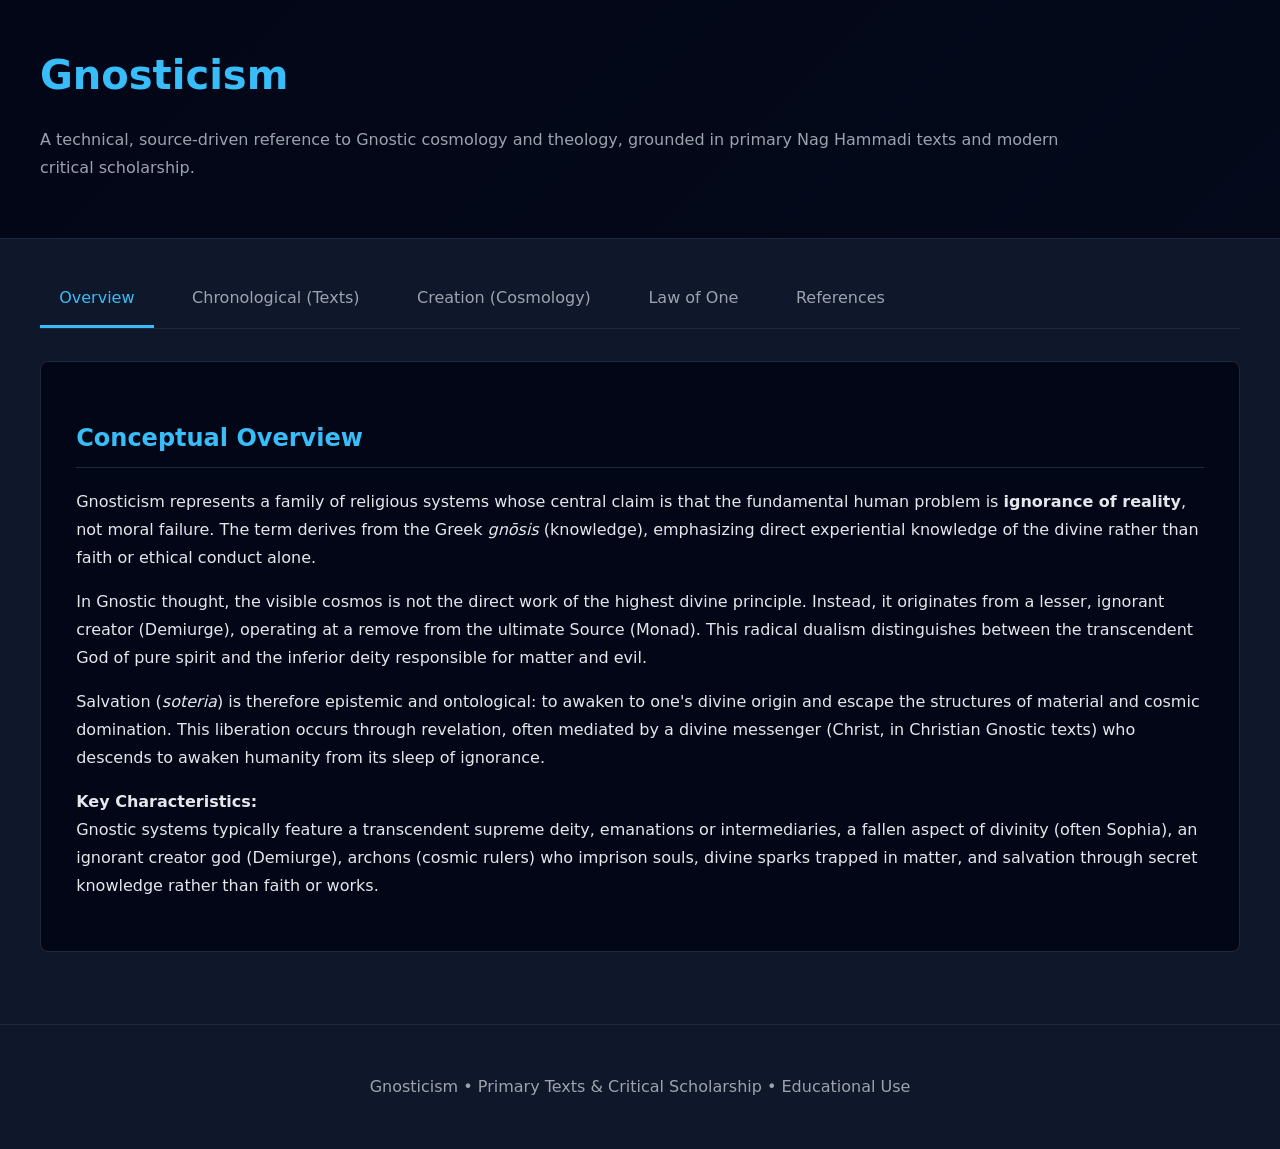
<file: gno.html>
<!DOCTYPE html>

<html lang="en">
<head>
<meta charset="UTF-8">
<title>Gnosticism – Technical & Textual Reference</title>
<meta name="viewport" content="width=device-width, initial-scale=1.0">

<style>
:root {
    --bg:#0f172a;
    --panel:#020617;
    --text:#e5e7eb;
    --muted:#9ca3af;
    --accent:#38bdf8;
    --border:#1e293b;
}
body {
    margin:0;
    font-family: system-ui, -apple-system, BlinkMacSystemFont, "Segoe UI", sans-serif;
    background:var(--bg);
    color:var(--text);
    line-height:1.75;
    overflow-x:hidden;
}
header {
    padding:2.5rem;
    border-bottom:1px solid var(--border);
    background:linear-gradient(135deg,#020617,#020617cc);
}
header h1 {
    margin:0;
    color:var(--accent);
    font-size:2.5rem;
}
header p {
    max-width:1050px;
    color:var(--muted);
}
main {
    max-width:1200px;
    margin:auto;
    padding:2rem;
}
.tabs {
    display:flex;
    gap:1.2rem;
    border-bottom:1px solid var(--border);
    margin-bottom:2rem;
    overflow-x:auto;
    -webkit-overflow-scrolling:touch;
}
.tab {
    padding:.8rem 1.2rem;
    cursor:pointer;
    color:var(--muted);
    border-bottom:3px solid transparent;
    white-space:nowrap;
    transition:all 0.2s ease;
}
.tab:hover {
    color:var(--text);
}
.tab.active {
    color:var(--accent);
    border-bottom-color:var(--accent);
}
.tab-content { display:none; }
.tab-content.active { display:block; }

section {
    background:var(--panel);
    padding:2.2rem;
    border-radius:8px;
    border:1px solid var(--border);
    margin-bottom:2.5rem;
}
h2 {
    color:var(--accent);
    border-bottom:1px solid var(--border);
    padding-bottom:.5rem;
}
.chrono-step {
    border-left:4px solid var(--accent);
    padding-left:1.5rem;
    margin-bottom:3rem;
}
.chrono-step span {
    display:block;
    font-weight:bold;
    font-size:1.15rem;
    color:var(--accent);
    margin-bottom:.5rem;
}
blockquote {
    margin:1rem 0;
    padding-left:1rem;
    border-left:3px solid var(--border);
    color:#c7d2fe;
    font-style:italic;
}
.ref-list li {
    margin-bottom:1rem;
}
footer {
    text-align:center;
    padding:2rem;
    color:var(--muted);
    border-top:1px solid var(--border);
}

/* Mobile Responsive Styles */
@media (max-width: 768px) {
    header {
        padding:1.5rem;
    }
    header h1 {
        font-size:1.8rem;
    }
    header p {
        font-size:0.95rem;
    }
    main {
        padding:1rem;
    }
    .tabs {
        gap:0.5rem;
        padding-bottom:0.5rem;
    }
    .tab {
        padding:0.6rem 0.8rem;
        font-size:0.9rem;
    }
    section {
        padding:1.5rem;
        margin-bottom:1.5rem;
    }
    h2 {
        font-size:1.4rem;
    }
    .chrono-step {
        padding-left:1rem;
        margin-bottom:2rem;
    }
    .chrono-step span {
        font-size:1rem;
    }
    blockquote {
        font-size:0.95rem;
        padding-left:0.8rem;
    }
}

@media (max-width: 480px) {
    header h1 {
        font-size:1.5rem;
    }
    header p {
        font-size:0.9rem;
    }
    .tabs {
        gap:0.3rem;
    }
    .tab {
        padding:0.5rem 0.6rem;
        font-size:0.85rem;
    }
    section {
        padding:1rem;
    }
}
</style>

</head>

<body>

<header>
<h1>Gnosticism</h1>
<p>
A technical, source-driven reference to Gnostic cosmology and theology,
grounded in primary Nag Hammadi texts and modern critical scholarship.
</p>
</header>

<main>

<div class="tabs">
    <div class="tab active" onclick="openTab('overview')">Overview</div>
    <div class="tab" onclick="openTab('chronological')">Chronological (Texts)</div>
    <div class="tab" onclick="openTab('creation')">Creation (Cosmology)</div>
    <div class="tab" onclick="openTab('lawofone')">Law of One</div>
    <div class="tab" onclick="openTab('references')">References</div>
</div>

<!-- OVERVIEW -->

<div id="overview" class="tab-content active">
<section>
<h2>Conceptual Overview</h2>

<p>
Gnosticism represents a family of religious systems whose central claim
is that the fundamental human problem is <strong>ignorance of reality</strong>,
not moral failure. The term derives from the Greek <em>gnōsis</em> (knowledge),
emphasizing direct experiential knowledge of the divine rather than faith or ethical conduct alone.
</p>

<p>
In Gnostic thought, the visible cosmos is not the direct work of the highest
divine principle. Instead, it originates from a lesser, ignorant creator
(Demiurge), operating at a remove from the ultimate Source (Monad).
This radical dualism distinguishes between the transcendent God of pure spirit
and the inferior deity responsible for matter and evil.
</p>

<p>
Salvation (<em>soteria</em>) is therefore epistemic and ontological:
to awaken to one's divine origin and escape the structures of material
and cosmic domination. This liberation occurs through revelation, often
mediated by a divine messenger (Christ, in Christian Gnostic texts) who
descends to awaken humanity from its sleep of ignorance.
</p>

<p>
<strong>Key Characteristics:</strong><br>
Gnostic systems typically feature a transcendent supreme deity, emanations or intermediaries,
a fallen aspect of divinity (often Sophia), an ignorant creator god (Demiurge),
archons (cosmic rulers) who imprison souls, divine sparks trapped in matter,
and salvation through secret knowledge rather than faith or works.
</p>
</section>
</div>

<!-- CHRONOLOGICAL -->

<div id="chronological" class="tab-content">
<section>
<h2>Chronological Development Through Texts</h2>

<div class="chrono-step">
<span>Gospel of Thomas (c. 50–100 CE)</span>
<blockquote>
"When you know yourselves, then you will be known."
</blockquote>
<p>
An early sayings collection portraying Jesus as a wisdom teacher.
Salvation is self-knowledge; no creation myth is yet present.
</p>
</div>

<div class="chrono-step">
<span>Apocryphon of John (c. 100–130 CE)</span>
<blockquote>
"I am the invisible Spirit…
It is not right to think of it as a god."
</blockquote>
<p>
Introduces a full metaphysical framework:
the Monad, emanations (Aeons), Sophia, and the Demiurge.
This text forms the backbone of later Gnostic cosmology.
</p>
</div>

<div class="chrono-step">
<span>Hypostasis of the Archons (c. 130–170 CE)</span>
<blockquote>
"It is I who am God, and there is no other beside me."
</blockquote>
<p>
Reinterprets biblical creator language as arrogance born of ignorance,
explicitly separating divine authority from cosmic power.
</p>
</div>

<div class="chrono-step">
<span>Gospel of Truth (Valentinian, c. 150–180 CE)</span>
<blockquote>
"Ignorance of the Father brought anguish and terror."
</blockquote>
<p>
Develops a psychological and therapeutic understanding of salvation.
Error is forgetting one's origin; knowledge heals alienation.
</p>
</div>
</section>
</div>

<!-- CREATION -->

<div id="creation" class="tab-content">
<section>
<h2>Creation in Gnostic Cosmology</h2>

<div class="chrono-step">
<span>1. The Monad</span>
<p>
The Monad is the ineffable Source of all being.
It does not create or govern.
To act would imply lack or need.
</p>
</div>

<div class="chrono-step">
<span>2. Emanation</span>
<p>
Existence unfolds through emanation rather than creation ex nihilo.
Each Aeon represents an intelligible aspect of divine fullness
(<em>Pleroma</em>).
</p>
</div>

<div class="chrono-step">
<span>3. Sophia's Error</span>
<p>
Sophia (Wisdom), the youngest Aeon, acts without her consort, attempting
to comprehend the incomprehensible Father. This generates a deficient
product: Yaldabaoth, the Demiurge, who possesses creative power but lacks
true divine knowledge.
</p>
<blockquote>
"She wanted to bring forth a likeness out of herself without the consent
of the Spirit... and her thought did not remain idle."
<br>— Apocryphon of John
</blockquote>
<p>
This is not moral evil but metaphysical imbalance—passion without knowledge,
desire without wisdom. Sophia's error introduces hierarchy, deficiency,
and ultimately the material cosmos into existence.
</p>
</div>

<div class="chrono-step">
<span>4. The Demiurge</span>
<p>
The Demiurge (often named Yaldabaoth or Saklas, "the fool") arises outside the Pleroma.
He possesses creative power but lacks awareness of the Source,
leading him to mistake himself for the supreme God. In the <em>Hypostasis of the Archons</em>,
he declares: "It is I who am God, and there is no other beside me."
</p>
<p>
Working with his archons (rulers), the Demiurge fashions the material cosmos according
to the pattern of the Pleroma—but as a flawed copy, lacking true knowledge.
He creates Adam in the image of the divine Anthropos but cannot give him life
until Sophia secretly breathes the divine spark into humanity.
</p>
<p>
The Demiurge is not purely evil but profoundly ignorant. His cosmos operates through
necessity (<em>heimarmenē</em>), fate, and law—structures that bind souls to matter
and prevent their return to the Pleroma.
</p>
</div>

<div class="chrono-step">
<span>5. Material World</span>
<p>
The cosmos is ordered but flawed—a copy produced without knowledge of the original.
It exhibits beauty and structure because it imitates the Pleroma, yet remains
fundamentally deficient because its architect is ignorant.
</p>
<p>
Archons (from Greek <em>archōn</em>, "ruler") enforce necessity, fate, and time.
These cosmic powers, aligned with planets and celestial spheres, govern the
deterministic laws that bind souls to the cycle of birth, death, and reincarnation.
</p>
<p>
The material world is not inherently evil, but it is a prison. Matter itself
becomes the medium of forgetfulness, obscuring the soul's divine origin.
The body, while not condemned, is viewed as a temporary vessel that must be
transcended rather than perfected.
</p>
</div>

<div class="chrono-step">
<span>6. Humanity and the Divine Spark</span>
<p>
Human beings contain a fragment of divine light (<em>pneuma</em>) implanted by Sophia.
This spark is the target of salvation through gnosis. Most humans remain
unaware of their true nature, living as <em>hylikoi</em> (material beings)
or <em>psychikoi</em> (soul-beings capable of moral effort but not transcendence).
</p>
<p>
The <em>pneumatikoi</em> (spiritual ones) possess the capacity for gnosis—
direct, experiential knowledge of their divine origin. Through revelation,
often brought by a divine messenger (Christ in Christian Gnostic texts),
these elect souls can awaken from the sleep of ignorance.
</p>
<blockquote>
"I am the voice of the awakening from sleep in the aeon of night."
<br>— Thunder, Perfect Mind
</blockquote>
<p>
Salvation is not earned through works or granted through faith alone,
but achieved through recognition: remembering who you truly are.
The goal is to ascend through the archontic spheres, shedding material
and psychic layers, until the divine spark reunites with the Pleroma.
</p>
</div>

</section>
</div>

</section>
</div>

<!-- LAW OF ONE COMPARISON -->

<div id="lawofone" class="tab-content">
<section>
<h2>Cross-Reference: Gnosticism & The Law of One</h2>

<p>
The Law of One (Ra Material), channeled 1981–1984, presents a cosmology with striking parallels
to Gnostic metaphysics despite arising from entirely different contexts. Both systems describe
reality as emanating from an ultimate unity, involving graduated densities of consciousness,
and addressing the problem of separation from Source.
</p>

<div class="chrono-step">
<span>The One Infinite Creator ↔ The Monad</span>
<p>
<strong>Law of One:</strong> "The One Infinite Creator... in its infinite intelligence
created distortion of free will." The Creator is ineffable, beyond personification,
and does not act through will or desire but through intelligent infinity.
</p>
<p>
<strong>Gnosticism:</strong> The Monad is similarly ineffable and unchanging. To act would
imply need or deficiency. Both systems reject anthropomorphic conceptions of ultimate reality.
</p>
<p>
<strong>Key Parallel:</strong> Both conceive ultimate reality as absolute unity that requires
no action, worship, or relationship—it simply IS.
</p>
</div>

<div class="chrono-step">
<span>Logos & Sub-Logos ↔ Aeons & Demiurge</span>
<p>
<strong>Law of One:</strong> The Logos (creative principle) subdivides into sub-Logoi, each
creating localized reality systems. Our solar system's Logos created the conditions for evolution
through densities. Sub-Logoi operate with creative freedom within parameters.
</p>
<p>
<strong>Gnosticism:</strong> Aeons emanate from the Pleroma in syzygy (male-female pairs),
each representing divine attributes. Sophia's independent action produces the Demiurge,
who creates the material cosmos without full knowledge of the Source.
</p>
<p>
<strong>Key Difference:</strong> In the Law of One, sub-Logoi are legitimate expressions of
the Creator. In Gnosticism, the Demiurge is a mistake—a deficient creator operating in ignorance.
However, both describe hierarchical emanation and delegated creative authority.
</p>
</div>

<div class="chrono-step">
<span>Densities ↔ Archontic Spheres</span>
<p>
<strong>Law of One:</strong> Evolution proceeds through eight densities (dimensions of consciousness):
1st (elements), 2nd (growth), 3rd (self-awareness/choice), 4th (love), 5th (wisdom),
6th (unity), 7th (gateway), 8th (octave/return to infinity).
</p>
<p>
<strong>Gnosticism:</strong> The soul must ascend through planetary spheres ruled by archons,
each representing a cosmic power or fate-principle. These spheres imprison consciousness
in cycles of reincarnation and deterministic law.
</p>
<p>
<strong>Key Parallel:</strong> Both describe staged ascent through graduated levels of reality.
</p>
<p>
<strong>Key Difference:</strong> Law of One densities are pedagogical—designed for learning
and evolution. Gnostic spheres are prisons—obstacles to overcome. One is educational;
the other is carceral.
</p>
</div>

<div class="chrono-step">
<span>The Veil of Forgetting ↔ Material Amnesia</span>
<p>
<strong>Law of One:</strong> Between 2nd and 3rd density, a "veil of forgetting" was implemented
to make spiritual choice more meaningful. We forget our divine nature to experience genuine
free will in ignorance, making the choice to serve others or self more pure.
</p>
<p>
<strong>Gnosticism:</strong> Incarnation into matter causes the soul to forget its divine origin.
This forgetting is enforced by the Demiurge and archons—a cosmic conspiracy of ignorance
designed to keep souls imprisoned.
</p>
<p>
<strong>Key Parallel:</strong> Both systems agree that human suffering stems from forgetting
one's true nature as divine consciousness.
</p>
<p>
<strong>Key Difference:</strong> In the Law of One, forgetting is intentional and pedagogical—
a gift for spiritual growth. In Gnosticism, forgetting is imprisonment and control.
</p>
</div>

<div class="chrono-step">
<span>Harvest/Graduation ↔ Gnosis/Ascension</span>
<p>
<strong>Law of One:</strong> "Harvest" occurs when a soul's vibration matches the next density.
Graduation from 3rd to 4th density requires 51% service-to-others polarization.
This is an evolutionary milestone, not escape.
</p>
<p>
<strong>Gnosticism:</strong> Gnosis enables the soul to recognize its divine spark and ascend
through the archontic spheres back to the Pleroma. Salvation is escape from the cosmos itself,
not progression within it.
</p>
<p>
<strong>Key Parallel:</strong> Both emphasize transformation through knowledge/awareness rather
than faith or ritual alone.
</p>
<p>
<strong>Key Difference:</strong> Law of One sees creation as purposeful evolution within divine
order. Gnosticism sees creation as a mistake to be transcended and escaped.
</p>
</div>

<div class="chrono-step">
<span>Service-to-Others vs Service-to-Self ↔ Pneumatic vs Hylic</span>
<p>
<strong>Law of One:</strong> Consciousness polarizes toward service-to-others (unity) or
service-to-self (separation). Both paths are valid for evolution, though service-to-self
eventually reunites with unity at higher densities.
</p>
<p>
<strong>Gnosticism:</strong> Humanity divides into <em>pneumatikoi</em> (spiritual—capable of gnosis),
<em>psychikoi</em> (soul—capable of moral effort), and <em>hylikoi</em> (material—bound to flesh).
Only the pneumatic possess the divine spark necessary for salvation.
</p>
<p>
<strong>Key Parallel:</strong> Both systems recognize fundamental differences in consciousness
and spiritual capacity among humans.
</p>
<p>
<strong>Key Difference:</strong> The Law of One is ultimately egalitarian—all consciousness
eventually returns to the Creator. Gnosticism is elitist—only the elect possess the divine
spark necessary for return.
</p>
</div>

<div class="chrono-step">
<span>Yahweh/Jehovah ↔ The Demiurge</span>
<p>
<strong>Law of One:</strong> Yahweh is identified as a sub-Logos and later a social memory complex
that interacted with Earth, sometimes making errors due to overzealous protection of its chosen
people. Yahweh is not evil but limited in perspective.
</p>
<p>
<strong>Gnosticism:</strong> The God of the Hebrew Bible (often identified with Yaldabaoth/Demiurge)
is ignorant, jealous, and tyrannical. His declaration "I am the Lord thy God, thou shalt have
no other gods before me" is evidence of his ignorance of the true Father above.
</p>
<p>
<strong>Key Parallel:</strong> Both distinguish between the biblical creator deity and the
ultimate transcendent Source. Both see Yahweh as a lesser, limited intelligence.
</p>
<p>
<strong>Key Difference:</strong> The Law of One treats Yahweh sympathetically as a well-intentioned
but flawed helper. Gnosticism treats the Demiurge as an obstacle—though not purely evil, he is
profoundly ignorant and his creation is a prison.
</p>
</div>

</section>

<section>
<h2>Philosophical Divergence</h2>

<p>
Despite structural parallels, the two systems diverge fundamentally in their attitude toward
creation and matter:
</p>

<p>
<strong>The Law of One: Affirmative Cosmology</strong><br>
Creation is intentional, purposeful, and ultimately benevolent. The material universe is a
classroom designed for consciousness evolution. All experiences—even suffering—serve learning.
Matter is not inferior but simply a lower vibration of the same infinite consciousness.
The goal is not escape but graduation to higher service and unity within creation.
</p>

<p>
<strong>Gnosticism: Negative Cosmology</strong><br>
Creation is a mistake born of ignorance. The material universe is a prison designed (even if
unintentionally) to trap divine sparks in forgetfulness. Suffering is not pedagogical but
symptomatic of fundamentally flawed reality. Matter is inferior—a degraded copy of true
spiritual reality. The goal is escape from creation itself, return to the Pleroma, and
dissolution of material existence.
</p>

<p>
This difference colors everything: the Law of One counsels engagement, compassion, and service
within the world. Gnosticism counsels detachment, gnosis, and transcendence beyond the world.
</p>

</section>

<section>
<h2>Modern Context</h2>

<p>
The Law of One's popularity in New Age and spiritual communities represents a synthesis of
Eastern non-dualism, Western esotericism, and scientific cosmology. It offers Gnostic structure
without Gnostic pessimism—retaining the mystery school architecture while affirming material
existence.
</p>

<p>
Classical Gnosticism survives in Mandaeism and influences Western esoteric traditions (Catharism,
Kabbalah, Hermeticism). Its radical world-rejection resonates with those experiencing modernity's
alienation, environmental collapse, or technocratic control systems.
</p>

<p>
Both systems ask the same question: <em>Why do we suffer despite being divine?</em><br>
Their answers diverge on whether suffering is pedagogical design or cosmic malfunction.
</p>

</section>

<section>
<h2>Law of One Reference Sources</h2>
<ul class="ref-list">
    <li>
        Elkins, D., Rueckert, C., & McCarty, J. <em>The Ra Material: An Ancient Astronaut Speaks</em> 
        (The Law of One, Books I-V). L/L Research, 1982-1998.
    </li>
    <li>
        Available online at <em>lawofone.info</em> - Complete searchable database of all sessions.
    </li>
    <li>
        Key sessions for comparison: Session 13 (Logos), Session 16 (Harvest), Session 27 (Polarity), 
        Session 28 (Yahweh), Session 79 (Densities).
    </li>
</ul>
</section>
</div>

<!-- REFERENCES -->

<div id="references" class="tab-content">
<section>
<h2>Primary Sources</h2>
<ul class="ref-list">
    <li>
        Robinson, J. M. (ed.). <em>The Nag Hammadi Library in English</em>.
        HarperOne, 1990.
    </li>
    <li>
        Layton, B. <em>The Gnostic Scriptures</em>.
        Yale University Press, 1987.
    </li>
    <li>
        Meyer, M. (ed.). <em>The Nag Hammadi Scriptures</em>.
        HarperOne, 2007.
    </li>
</ul>

<h2>Secondary Scholarship</h2>
<ul class="ref-list">
    <li>
        Pagels, E. <em>The Gnostic Gospels</em>.
        Random House, 1979.
    </li>
    <li>
        King, K. L. <em>What Is Gnosticism?</em>
        Harvard University Press, 2003.
    </li>
    <li>
        Bentley Layton, "Prolegomena to the Study of Ancient Gnosticism,"
        <em>Journal of Theological Studies</em>.
    </li>
</ul>

<h2>Historical Context</h2>
<ul class="ref-list">
    <li>
        Irenaeus of Lyons. <em>Against Heresies</em> (Adversus Haereses),
        2nd century CE.
    </li>
    <li>
        Williams, M. <em>Rethinking "Gnosticism"</em>.
        Princeton University Press, 1996.
    </li>
</ul>

<p>
Dates are approximate and reflect current scholarly consensus.
Translations vary slightly across editions.
</p>
</section>
</div>

</main>

<footer>
<p>Gnosticism • Primary Texts & Critical Scholarship • Educational Use</p>
</footer>

<script>
function openTab(id){
    document.querySelectorAll('.tab').forEach(t=>t.classList.remove('active'));
    document.querySelectorAll('.tab-content').forEach(c=>c.classList.remove('active'));
    document.querySelector(`[onclick="openTab('${id}')"]`).classList.add('active');
    document.getElementById(id).classList.add('active');
}
</script>

</body>
</html>
</file>
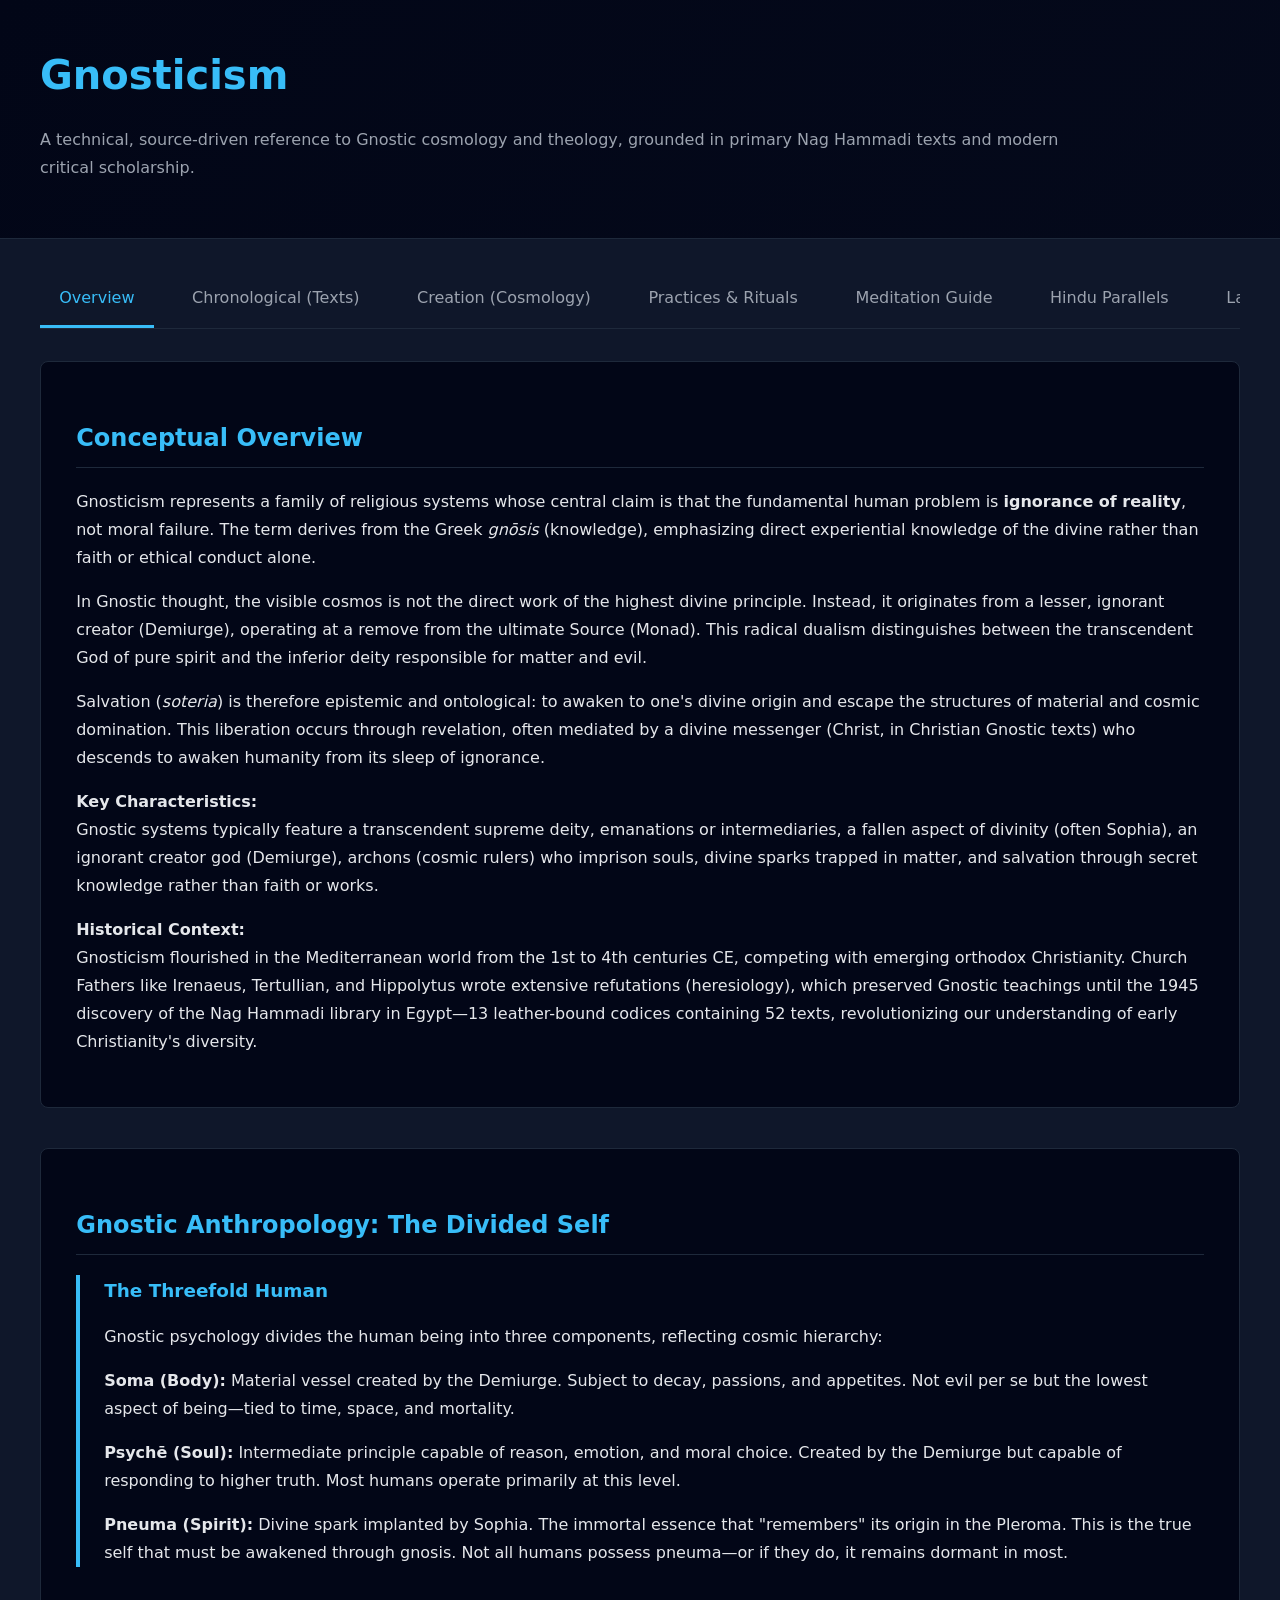
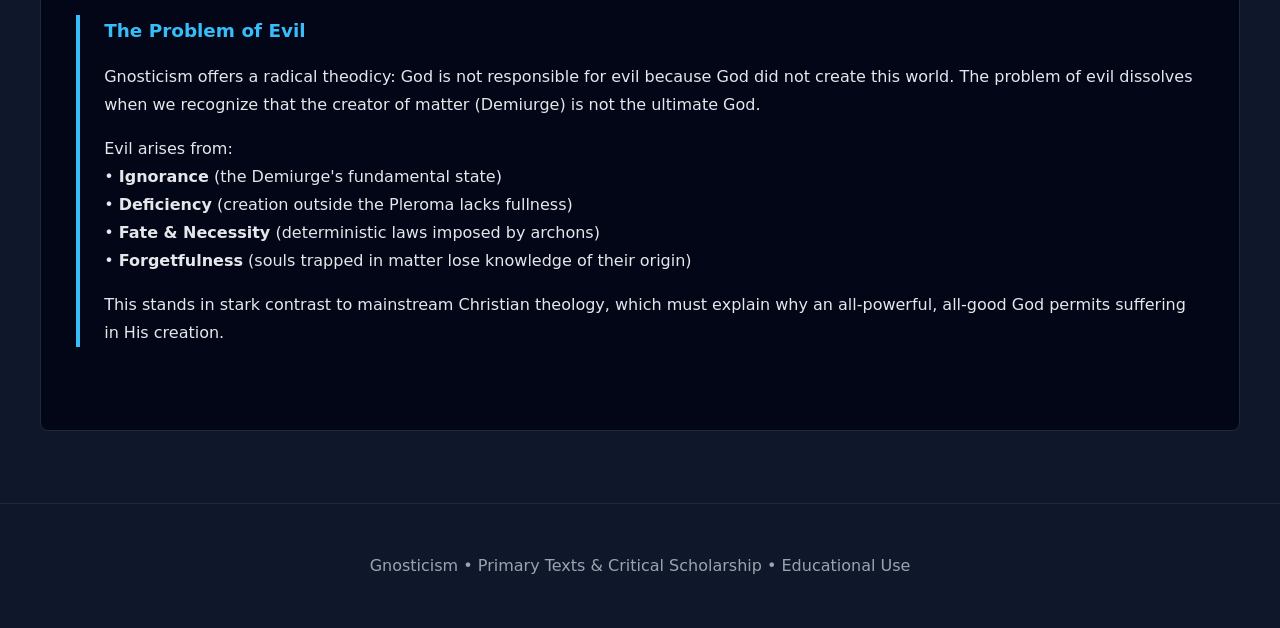
<file: gno2.html>
<!DOCTYPE html>

<html lang="en">
<head>
<meta charset="UTF-8">
<title>Gnosticism – Technical & Textual Reference</title>
<meta name="viewport" content="width=device-width, initial-scale=1.0">

<style>
:root {
    --bg:#0f172a;
    --panel:#020617;
    --text:#e5e7eb;
    --muted:#9ca3af;
    --accent:#38bdf8;
    --border:#1e293b;
}
body {
    margin:0;
    font-family: system-ui, -apple-system, BlinkMacSystemFont, "Segoe UI", sans-serif;
    background:var(--bg);
    color:var(--text);
    line-height:1.75;
    overflow-x:hidden;
}
header {
    padding:2.5rem;
    border-bottom:1px solid var(--border);
    background:linear-gradient(135deg,#020617,#020617cc);
}
header h1 {
    margin:0;
    color:var(--accent);
    font-size:2.5rem;
}
header p {
    max-width:1050px;
    color:var(--muted);
}
main {
    max-width:1200px;
    margin:auto;
    padding:2rem;
}
.tabs {
    display:flex;
    gap:1.2rem;
    border-bottom:1px solid var(--border);
    margin-bottom:2rem;
    overflow-x:auto;
    -webkit-overflow-scrolling:touch;
}
.tab {
    padding:.8rem 1.2rem;
    cursor:pointer;
    color:var(--muted);
    border-bottom:3px solid transparent;
    white-space:nowrap;
    transition:all 0.2s ease;
}
.tab:hover {
    color:var(--text);
}
.tab.active {
    color:var(--accent);
    border-bottom-color:var(--accent);
}
.tab-content { display:none; }
.tab-content.active { display:block; }

section {
    background:var(--panel);
    padding:2.2rem;
    border-radius:8px;
    border:1px solid var(--border);
    margin-bottom:2.5rem;
}
h2 {
    color:var(--accent);
    border-bottom:1px solid var(--border);
    padding-bottom:.5rem;
}
.chrono-step {
    border-left:4px solid var(--accent);
    padding-left:1.5rem;
    margin-bottom:3rem;
}
.chrono-step span {
    display:block;
    font-weight:bold;
    font-size:1.15rem;
    color:var(--accent);
    margin-bottom:.5rem;
}
blockquote {
    margin:1rem 0;
    padding-left:1rem;
    border-left:3px solid var(--border);
    color:#c7d2fe;
    font-style:italic;
}
.ref-list li {
    margin-bottom:1rem;
}
footer {
    text-align:center;
    padding:2rem;
    color:var(--muted);
    border-top:1px solid var(--border);
}

/* Mobile Responsive Styles */
@media (max-width: 768px) {
    header {
        padding:1.5rem;
    }
    header h1 {
        font-size:1.8rem;
    }
    header p {
        font-size:0.95rem;
    }
    main {
        padding:1rem;
    }
    .tabs {
        gap:0.5rem;
        padding-bottom:0.5rem;
    }
    .tab {
        padding:0.6rem 0.8rem;
        font-size:0.9rem;
    }
    section {
        padding:1.5rem;
        margin-bottom:1.5rem;
    }
    h2 {
        font-size:1.4rem;
    }
    .chrono-step {
        padding-left:1rem;
        margin-bottom:2rem;
    }
    .chrono-step span {
        font-size:1rem;
    }
    blockquote {
        font-size:0.95rem;
        padding-left:0.8rem;
    }
}

@media (max-width: 480px) {
    header h1 {
        font-size:1.5rem;
    }
    header p {
        font-size:0.9rem;
    }
    .tabs {
        gap:0.3rem;
    }
    .tab {
        padding:0.5rem 0.6rem;
        font-size:0.85rem;
    }
    section {
        padding:1rem;
    }
}
</style>

</head>

<body>

<header>
<h1>Gnosticism</h1>
<p>
A technical, source-driven reference to Gnostic cosmology and theology,
grounded in primary Nag Hammadi texts and modern critical scholarship.
</p>
</header>

<main>

<div class="tabs">
    <div class="tab active" onclick="openTab('overview')">Overview</div>
    <div class="tab" onclick="openTab('chronological')">Chronological (Texts)</div>
    <div class="tab" onclick="openTab('creation')">Creation (Cosmology)</div>
    <div class="tab" onclick="openTab('practices')">Practices & Rituals</div>
    <div class="tab" onclick="openTab('meditation')">Meditation Guide</div>
    <div class="tab" onclick="openTab('hindu')">Hindu Parallels</div>
    <div class="tab" onclick="openTab('lawofone')">Law of One</div>
    <div class="tab" onclick="openTab('references')">References</div>
</div>

<!-- OVERVIEW -->

<div id="overview" class="tab-content active">
<section>
<h2>Conceptual Overview</h2>

<p>
Gnosticism represents a family of religious systems whose central claim
is that the fundamental human problem is <strong>ignorance of reality</strong>,
not moral failure. The term derives from the Greek <em>gnōsis</em> (knowledge),
emphasizing direct experiential knowledge of the divine rather than faith or ethical conduct alone.
</p>

<p>
In Gnostic thought, the visible cosmos is not the direct work of the highest
divine principle. Instead, it originates from a lesser, ignorant creator
(Demiurge), operating at a remove from the ultimate Source (Monad).
This radical dualism distinguishes between the transcendent God of pure spirit
and the inferior deity responsible for matter and evil.
</p>

<p>
Salvation (<em>soteria</em>) is therefore epistemic and ontological:
to awaken to one's divine origin and escape the structures of material
and cosmic domination. This liberation occurs through revelation, often
mediated by a divine messenger (Christ, in Christian Gnostic texts) who
descends to awaken humanity from its sleep of ignorance.
</p>

<p>
<strong>Key Characteristics:</strong><br>
Gnostic systems typically feature a transcendent supreme deity, emanations or intermediaries,
a fallen aspect of divinity (often Sophia), an ignorant creator god (Demiurge),
archons (cosmic rulers) who imprison souls, divine sparks trapped in matter,
and salvation through secret knowledge rather than faith or works.
</p>

<p>
<strong>Historical Context:</strong><br>
Gnosticism flourished in the Mediterranean world from the 1st to 4th centuries CE,
competing with emerging orthodox Christianity. Church Fathers like Irenaeus, Tertullian,
and Hippolytus wrote extensive refutations (heresiology), which preserved Gnostic teachings
until the 1945 discovery of the Nag Hammadi library in Egypt—13 leather-bound codices
containing 52 texts, revolutionizing our understanding of early Christianity's diversity.
</p>
</section>

<section>
<h2>Gnostic Anthropology: The Divided Self</h2>

<div class="chrono-step">
<span>The Threefold Human</span>
<p>
Gnostic psychology divides the human being into three components, reflecting cosmic hierarchy:
</p>
<p>
<strong>Soma (Body):</strong> Material vessel created by the Demiurge. Subject to decay,
passions, and appetites. Not evil per se but the lowest aspect of being—tied to time,
space, and mortality.
</p>
<p>
<strong>Psychē (Soul):</strong> Intermediate principle capable of reason, emotion, and
moral choice. Created by the Demiurge but capable of responding to higher truth. Most
humans operate primarily at this level.
</p>
<p>
<strong>Pneuma (Spirit):</strong> Divine spark implanted by Sophia. The immortal essence
that "remembers" its origin in the Pleroma. This is the true self that must be awakened
through gnosis. Not all humans possess pneuma—or if they do, it remains dormant in most.
</p>
</div>

<div class="chrono-step">
<span>The Problem of Evil</span>
<p>
Gnosticism offers a radical theodicy: God is not responsible for evil because God did not
create this world. The problem of evil dissolves when we recognize that the creator of
matter (Demiurge) is not the ultimate God.
</p>
<p>
Evil arises from:
<br>• <strong>Ignorance</strong> (the Demiurge's fundamental state)
<br>• <strong>Deficiency</strong> (creation outside the Pleroma lacks fullness)
<br>• <strong>Fate & Necessity</strong> (deterministic laws imposed by archons)
<br>• <strong>Forgetfulness</strong> (souls trapped in matter lose knowledge of their origin)
</p>
<p>
This stands in stark contrast to mainstream Christian theology, which must explain why an
all-powerful, all-good God permits suffering in His creation.
</p>
</div>

</section>
</div>

<!-- CHRONOLOGICAL -->

<div id="chronological" class="tab-content">
<section>
<h2>Chronological Development Through Texts</h2>

<div class="chrono-step">
<span>Gospel of Thomas (c. 50–100 CE)</span>
<blockquote>
"When you know yourselves, then you will be known."
</blockquote>
<p>
An early sayings collection portraying Jesus as a wisdom teacher.
Salvation is self-knowledge; no creation myth is yet present.
</p>
</div>

<div class="chrono-step">
<span>Apocryphon of John (c. 100–130 CE)</span>
<blockquote>
"I am the invisible Spirit…
It is not right to think of it as a god."
</blockquote>
<p>
Introduces a full metaphysical framework:
the Monad, emanations (Aeons), Sophia, and the Demiurge.
This text forms the backbone of later Gnostic cosmology.
</p>
</div>

<div class="chrono-step">
<span>Hypostasis of the Archons (c. 130–170 CE)</span>
<blockquote>
"It is I who am God, and there is no other beside me."
</blockquote>
<p>
Reinterprets biblical creator language as arrogance born of ignorance,
explicitly separating divine authority from cosmic power.
</p>
</div>

<div class="chrono-step">
<span>Gospel of Truth (Valentinian, c. 150–180 CE)</span>
<blockquote>
"Ignorance of the Father brought anguish and terror."
</blockquote>
<p>
Develops a psychological and therapeutic understanding of salvation.
Error is forgetting one's origin; knowledge heals alienation.
</p>
</div>
</section>
</div>

<!-- PRACTICES & RITUALS -->

<div id="practices" class="tab-content">
<section>
<h2>Gnostic Practices & Spiritual Techniques</h2>

<p>
Unlike institutional Christianity, Gnostic communities emphasized direct experience over
dogma and personal transformation over hierarchical authority. Their practices aimed to
trigger gnosis—the immediate, experiential knowledge of the divine self.
</p>

<div class="chrono-step">
<span>1. Sacramental Rituals</span>
<p>
<strong>Baptism:</strong> Not merely symbolic cleansing but an initiatory rite marking
the soul's awakening. Some Gnostic groups practiced multiple baptisms corresponding to
different levels of spiritual attainment.
</p>
<p>
<strong>Bridal Chamber:</strong> A mysterious sacrament mentioned in the Gospel of Philip,
possibly involving sacred union symbolism or actual ritual marriage representing the
reunification of the divided self (male-female syzygy restored).
</p>
<blockquote>
"If anyone becomes a son of the bridal chamber, he will receive the light."
<br>— Gospel of Philip
</blockquote>
<p>
<strong>Chrism (Anointing):</strong> Anointing with sacred oil to seal the initiate's
spiritual transformation and protect against archontic interference.
</p>
</div>

<div class="chrono-step">
<span>2. Contemplative & Visionary Practices</span>
<p>
<strong>Meditation on Divine Names:</strong> Contemplation of sacred names and formulae
(often vowel sequences like AEEIOUO) believed to resonate with archontic frequencies,
allowing passage through planetary spheres.
</p>
<p>
<strong>Visionary Ascent:</strong> Guided meditation or trance states enabling the soul
to practice ascending through the archontic realms, learning passwords and recognizing
the deceptions of cosmic rulers.
</p>
<p>
<strong>Self-Knowledge Inquiry:</strong> Systematic questioning of one's true nature,
exemplified in Thomas: "If you bring forth what is within you, what you bring forth
will save you."
</p>
</div>

<div class="chrono-step">
<span>3. Mythic Recitation & Sacred Drama</span>
<p>
Gnostic communities would recite and dramatize cosmological myths, not as mere stories
but as living realities. By ritually reenacting Sophia's fall and redemption, practitioners
identified their own journey with the cosmic drama.
</p>
<p>
The <em>Gospel of Truth</em> describes knowledge itself as a therapeutic narrative that
heals the wound of separation.
</p>
</div>

<div class="chrono-step">
<span>4. Ethical Practices</span>
<p>
<strong>Asceticism (Some Groups):</strong> Rejection of material pleasures to weaken
the body's hold on the spirit. Fasting, celibacy, and renunciation were common among
encratite Gnostics.
</p>
<p>
<strong>Libertinism (Other Groups):</strong> Some Gnostic groups reasoned that if the
material world is evil and the Demiurge's law is bondage, then violating his commandments
is a form of spiritual rebellion. This remains controversial and possibly exaggerated by
heresiologists.
</p>
<p>
<strong>Non-Attachment:</strong> The middle path emphasized neither extreme indulgence
nor extreme denial, but conscious non-identification with material existence while still
functioning within it.
</p>
</div>

<div class="chrono-step">
<span>5. Secret Teachings & Initiation</span>
<p>
Knowledge was transmitted in grades, with outer teachings for catechumens and inner
mysteries reserved for the pneumatic elect. This created tension with orthodox Christianity's
emphasis on public, universal doctrine.
</p>
<p>
<strong>The Three-Fold Path (Valentinian):</strong>
<br>• Material instruction (exoteric)
<br>• Psychic training (ethical/contemplative)
<br>• Pneumatic revelation (mystical union)
</p>
</div>

</section>

<section>
<h2>Death Practices & Eschatology</h2>

<div class="chrono-step">
<span>Preparation for Death</span>
<p>
Gnostics viewed death as the soul's supreme test—the moment when it must navigate the
archontic spheres and reach the Pleroma. Elaborate instructions were given to the dying:
</p>
<p>
<strong>Passwords & Formulae:</strong> Secret names and phrases to speak when confronted
by each archon, demonstrating gnosis and right of passage.
</p>
<p>
<strong>Recognition Training:</strong> Learning to recognize and refuse the Demiurge's
temptations (e.g., attractive reincarnation scenarios designed to trap the soul in another
material life).
</p>
<p>
<strong>The Garment of Light:</strong> Visualization of donning spiritual bodies to replace
material ones, layer by layer ascending through spheres.
</p>
</div>

<div class="chrono-step">
<span>Eschatological Vision</span>
<p>
Unlike apocalyptic Christianity, which expected cosmic renewal, Gnostics anticipated
cosmic dissolution. When all divine sparks return to the Pleroma, the material universe—
having served no true purpose—will collapse. The Demiurge will recognize his error,
and the archons will dissolve.
</p>
<p>
This is not destruction but restoration: reality returning to its proper, purely spiritual
state before Sophia's error introduced deficiency.
</p>
</div>

</section>
</div>

<!-- CREATION -->

<div id="creation" class="tab-content">
<section>
<h2>Creation in Gnostic Cosmology</h2>

<div class="chrono-step">
<span>1. The Monad</span>
<p>
The Monad is the ineffable Source of all being.
It does not create or govern.
To act would imply lack or need.
</p>
</div>

<div class="chrono-step">
<span>2. Emanation</span>
<p>
Existence unfolds through emanation rather than creation ex nihilo.
Each Aeon represents an intelligible aspect of divine fullness
(<em>Pleroma</em>).
</p>
</div>

<div class="chrono-step">
<span>3. Sophia's Error</span>
<p>
Sophia (Wisdom), the youngest Aeon, acts without her consort, attempting
to comprehend the incomprehensible Father. This generates a deficient
product: Yaldabaoth, the Demiurge, who possesses creative power but lacks
true divine knowledge.
</p>
<blockquote>
"She wanted to bring forth a likeness out of herself without the consent
of the Spirit... and her thought did not remain idle."
<br>— Apocryphon of John
</blockquote>
<p>
This is not moral evil but metaphysical imbalance—passion without knowledge,
desire without wisdom. Sophia's error introduces hierarchy, deficiency,
and ultimately the material cosmos into existence.
</p>
</div>

<div class="chrono-step">
<span>4. The Demiurge</span>
<p>
The Demiurge (often named Yaldabaoth or Saklas, "the fool") arises outside the Pleroma.
He possesses creative power but lacks awareness of the Source,
leading him to mistake himself for the supreme God. In the <em>Hypostasis of the Archons</em>,
he declares: "It is I who am God, and there is no other beside me."
</p>
<p>
Working with his archons (rulers), the Demiurge fashions the material cosmos according
to the pattern of the Pleroma—but as a flawed copy, lacking true knowledge.
He creates Adam in the image of the divine Anthropos but cannot give him life
until Sophia secretly breathes the divine spark into humanity.
</p>
<p>
The Demiurge is not purely evil but profoundly ignorant. His cosmos operates through
necessity (<em>heimarmenē</em>), fate, and law—structures that bind souls to matter
and prevent their return to the Pleroma.
</p>
</div>

<div class="chrono-step">
<span>5. Material World</span>
<p>
The cosmos is ordered but flawed—a copy produced without knowledge of the original.
It exhibits beauty and structure because it imitates the Pleroma, yet remains
fundamentally deficient because its architect is ignorant.
</p>
<p>
Archons (from Greek <em>archōn</em>, "ruler") enforce necessity, fate, and time.
These cosmic powers, aligned with planets and celestial spheres, govern the
deterministic laws that bind souls to the cycle of birth, death, and reincarnation.
</p>
<p>
The material world is not inherently evil, but it is a prison. Matter itself
becomes the medium of forgetfulness, obscuring the soul's divine origin.
The body, while not condemned, is viewed as a temporary vessel that must be
transcended rather than perfected.
</p>
</div>

<div class="chrono-step">
<span>6. Humanity and the Divine Spark</span>
<p>
Human beings contain a fragment of divine light (<em>pneuma</em>) implanted by Sophia.
This spark is the target of salvation through gnosis. Most humans remain
unaware of their true nature, living as <em>hylikoi</em> (material beings)
or <em>psychikoi</em> (soul-beings capable of moral effort but not transcendence).
</p>
<p>
The <em>pneumatikoi</em> (spiritual ones) possess the capacity for gnosis—
direct, experiential knowledge of their divine origin. Through revelation,
often brought by a divine messenger (Christ in Christian Gnostic texts),
these elect souls can awaken from the sleep of ignorance.
</p>
<blockquote>
"I am the voice of the awakening from sleep in the aeon of night."
<br>— Thunder, Perfect Mind
</blockquote>
<p>
Salvation is not earned through works or granted through faith alone,
but achieved through recognition: remembering who you truly are.
The goal is to ascend through the archontic spheres, shedding material
and psychic layers, until the divine spark reunites with the Pleroma.
</p>
</div>

</section>
</div>

</section>
</div>

<!-- MEDITATION GUIDE -->

<div id="meditation" class="tab-content">
<section>
<h2>Meditation for Gnosis: A Practical Guide</h2>

<p>
This guide synthesizes Gnostic contemplative practices with proven meditation techniques
from Eastern traditions and modern neuroscience. The goal is experiential knowledge
(<em>gnosis</em>)—direct recognition of your divine nature beyond conceptual understanding.
</p>

<p>
<strong>Core Principle:</strong> You are not trying to achieve or become something.
You are remembering and recognizing what you already are. The divine spark has always
been present; ignorance is the only barrier.
</p>

</section>

<section>
<h2>Stage 1: Establishing the Foundation (Weeks 1-4)</h2>

<div class="chrono-step">
<span>Body Preparation: Grounding in the Material</span>
<p>
Paradoxically, to transcend the body, you must first inhabit it fully. Gnostic dualism
doesn't require hating matter—only recognizing it's not your essence.
</p>
<p>
<strong>Practice (10-15 minutes daily):</strong>
<br>• Sit comfortably with spine erect but not rigid
<br>• Scan body from feet to crown, noticing sensations without judgment
<br>• Observe: "There is tension in the shoulders" not "I am tense"
<br>• Create linguistic distance: body as observed object, not identity
<br>• Notice: you are the awareness observing the body, not the body itself
</p>
<p>
<strong>Gnostic Insight:</strong> The body (soma) is a temporary vehicle. You are
the consciousness witnessing it. This establishes the subject-object distinction
fundamental to self-knowledge.
</p>
</div>

<div class="chrono-step">
<span>Breath Awareness: The Bridge</span>
<p>
Breath connects body and consciousness, serving as anchor and purifier.
</p>
<p>
<strong>Practice (10-20 minutes daily):</strong>
<br>• Follow natural breath without controlling it
<br>• Count: "1" on inhale, "2" on exhale, up to 10, then restart
<br>• When mind wanders (it will), gently return to count without self-criticism
<br>• Notice the space between breaths—stillness between movements
<br>• Rest attention in that gap, the pregnant void
</p>
<p>
<strong>Gnostic Insight:</strong> The gap between breaths mirrors the "space" between
thoughts where consciousness exists pure, before identification with mental content.
This is your first taste of the unconditioned self.
</p>
<p>
<strong>Neuroscience Note:</strong> Focused attention meditation strengthens the
prefrontal cortex and reduces default mode network activity (the "self-narrative" system).
You're literally rewiring the brain to dis-identify from ego-constructs.
</p>
</div>

</section>

<section>
<h2>Stage 2: Inquiry and Discrimination (Weeks 5-12)</h2>

<div class="chrono-step">
<span>Self-Inquiry: "Who Am I?"</span>
<p>
This is the core Gnostic/Advaitic practice. Systematic investigation of identity.
</p>
<p>
<strong>Practice (20-30 minutes daily):</strong>
<br>• Sit in meditation, establish breath awareness
<br>• Ask silently: "Who am I?"
<br>• Mind will offer answers: "I am a body," "I am thoughts," "I am a person"
<br>• Examine each: Can you observe your body? Then you're not the body—you're the observer
<br>• Can you watch thoughts arise and pass? Then you're not thoughts—you're the awareness
<br>• Can you witness emotions? Then you're not emotions—you're the witness
<br>• Continue stripping away layers: not this (neti neti)
<br>• Rest in the "I" that remains when all objects are removed
</p>
<p>
<strong>Gnostic Framework:</strong> You are peeling away identification with soma (body),
psychē (mind/emotions), to discover pneuma (spirit/awareness). Each layer you disidentify
from is archontic influence—patterns of conditioning claiming to be you.
</p>
<p>
<strong>Common Obstacles:</strong>
<br>• <em>Mental blankness:</em> Don't force. The question works subconsciously.
<br>• <em>Conceptual answers:</em> Gnosis is not intellectual. Feel for the living presence
of awareness itself, not ideas about it.
<br>• <em>Fear of dissolution:</em> Ego fears this investigation. The "death" of false self
reveals true self. Trust the process.
</p>
</div>

<div class="chrono-step">
<span>Witnessing Practice: The Observer Position</span>
<p>
Cultivate continuous awareness of awareness—the meta-cognitive state.
</p>
<p>
<strong>Formal Practice (15-20 minutes):</strong>
<br>• Sit in meditation
<br>• Notice whatever arises: sensation, thought, emotion, sound
<br>• Instead of engaging content, notice the noticing
<br>• "There is awareness of the sound"
<br>• "There is awareness of the thought 'I'm bored'"
<br>• Shift attention from content to the container—awareness itself
</p>
<p>
<strong>Informal Practice (Throughout day):</strong>
<br>• Set random reminders (phone/watch)
<br>• When reminded, pause and ask: "Who is aware right now?"
<br>• Notice: awareness is always already present, watching the movie of experience
<br>• This cultivates continuous presence, dissolving identification with mental content
</p>
<p>
<strong>Gnostic Insight:</strong> The archons operate through identification—believing
you ARE your thoughts, emotions, social roles. The witness position breaks their power.
You're not the character in the dream; you're the dreamer.
</p>
</div>

</section>

<section>
<h2>Stage 3: Encountering the Divine (Weeks 13+)</h2>

<div class="chrono-step">
<span>Contemplation of the Monad</span>
<p>
Direct contemplation of ultimate reality—not as concept but as living presence.
</p>
<p>
<strong>Practice (30-45 minutes):</strong>
<br>• Establish deep stillness through breath and witnessing
<br>• Contemplate: "Before thoughts arise, what am I?"
<br>• Rest in the pure "I AM" without predicates—not "I am something" but bare existence-awareness
<br>• Notice: this awareness has no boundaries, no inside/outside
<br>• It's not located in the body—the body appears IN awareness
<br>• It has no beginning or end—can you find when awareness started?
<br>• This borderless, timeless awareness IS the divine spark
</p>
<p>
<strong>Advanced Pointer:</strong> The awareness reading these words right now is the
same awareness that looked through the eyes of every mystic, saint, and sage. It's not
personal—it's the One appearing as many. This recognition IS gnosis.
</p>
<blockquote>
"When you know yourselves, then you will be known, and you will understand that you are
children of the living Father."
<br>— Gospel of Thomas, Saying 3
</blockquote>
</div>

<div class="chrono-step">
<span>Visionary Ascent Practice</span>
<p>
Gnostic meditation on ascending through archontic spheres. This can be practiced
symbolically or as guided visualization.
</p>
<p>
<strong>Practice (30-40 minutes):</strong>
<br>• Enter deep meditative state
<br>• Visualize yourself as pure light at heart center
<br>• See material body as first layer—thank it and release attachment
<br>• Ascend through seven spheres (can correspond to chakras or planets):
<br>&nbsp;&nbsp;&nbsp;1. Root/Earth - Physical survival patterns
<br>&nbsp;&nbsp;&nbsp;2. Sacral/Moon - Emotional desires and aversions
<br>&nbsp;&nbsp;&nbsp;3. Solar/Sun - Identity and ego-boundaries
<br>&nbsp;&nbsp;&nbsp;4. Heart/Venus - Attachment to personal love
<br>&nbsp;&nbsp;&nbsp;5. Throat/Mercury - Mental concepts and beliefs
<br>&nbsp;&nbsp;&nbsp;6. Third Eye/Jupiter - Subtle spiritual experiences
<br>&nbsp;&nbsp;&nbsp;7. Crown/Saturn - Last gate—time, karma, fate
<br>• At each sphere, an archon may challenge: "Who are you?"
<br>• Answer: "I am pneuma, child of the light, returning to the Pleroma"
<br>• Feel each layer release as you ascend
<br>• Beyond the seventh, rest in infinite light—the Pleroma/Monad
<br>• Return gradually, knowing your essence remains in that light
</p>
<p>
<strong>Psychological Interpretation:</strong> Each sphere represents a level of
conditioning and identification. This practice systematically releases attachment
to survival instincts, emotions, ego, relationships, thoughts, experiences, and
even spiritual identity itself.
</p>
</div>

<div class="chrono-step">
<span>Integration: Living from Gnosis</span>
<p>
The ultimate practice is no-practice—spontaneous awareness in daily life.
</p>
<p>
<strong>Moment-to-Moment Gnosis:</strong>
<br>• When anxiety arises: "Who is aware of anxiety?" (You are not the anxiety)
<br>• When joy arises: "Who is aware of joy?" (You are not the joy)
<br>• Both are weather patterns in the sky of awareness
<br>• The witness is untouched, eternal, free
</p>
<p>
<strong>Ethical Expression:</strong>
Gnosis naturally produces compassion. Recognizing all beings contain the same divine spark,
cruelty becomes impossible. Not from moral commandment but from direct perception of unity.
</p>
<p>
<strong>Living in the World:</strong>
You don't abandon material life—you engage it without identification. Work, relationships,
creativity continue, but without the weight of false self. This is the "liberation in
embodiment" (jivanmukti in Hindu terms).
</p>
</div>

</section>

<section>
<h2>Obstacles and Remedies</h2>

<div class="chrono-step">
<span>Common Challenges</span>
<p>
<strong>1. "Nothing is happening"</strong>
<br>• Remedy: Gnosis isn't an experience—it's recognizing the experiencer. The absence
of fireworks IS the presence you seek. Don't overlook the obvious.
</p>
<p>
<strong>2. Spiritual bypassing</strong>
<br>• Remedy: True gnosis includes shadow work. Don't use "I'm not the body/mind" to
avoid psychological healing. Integration requires both transcendence AND healthy embodiment.
</p>
<p>
<strong>3. Inflation ("I'm enlightened")</strong>
<br>• Remedy: The ego co-opts gnosis. If "you" are enlightened, you've missed it.
Enlightenment is the END of the personal self, not its greatest achievement.
</p>
<p>
<strong>4. Dark Night of the Soul</strong>
<br>• Remedy: Deep practice can trigger existential crisis as false structures dissolve.
This is progress, not failure. The death of illusion feels like death. Trust, persist,
or seek guidance from an experienced teacher.
</p>
<p>
<strong>5. Conceptual understanding without realization</strong>
<br>• Remedy: Reading about water doesn't quench thirst. Daily practice is non-negotiable.
Even 15 minutes sincerely done outweighs hours of intellectual study.
</p>
</div>

</section>

<section>
<h2>Signs of Authentic Gnosis</h2>

<p>
How do you know this isn't self-deception? Genuine gnosis produces recognizable fruits:
</p>

<p>
<strong>Inner Signs:</strong>
<br>• Spontaneous reduction in mental suffering—not because life improves, but because
identification with the sufferer weakens
<br>• Pervasive sense of okayness independent of circumstances
<br>• Reduction in compulsive thinking—thoughts still arise but don't grip
<br>• Clarity that awareness exists prior to and independent of content
<br>• Dissolution of existential fear of death—recognition that what you are cannot die
</p>

<p>
<strong>Outer Signs:</strong>
<br>• Authentic compassion—not forced morality but natural response to unity-recognition
<br>• Reduced reactivity—emotions arise but don't control behavior
<br>• Simplicity—natural shedding of unnecessary complexity and consumption
<br>• Presence—others feel peace in your company (the pneumatic field)
<br>• Humor—ability to laugh at the cosmic joke, including your own melodrama
</p>

<p>
<strong>Warning:</strong> Gnosis doesn't make you perfect, special, or superior. It reveals
you're none of those things—and never were. The only difference: you know it now.
</p>

</section>

<section>
<h2>Resources for Deeper Practice</h2>

<p>
<strong>Recommended Supplementary Practices:</strong>
<br>• <strong>Vipassana Meditation:</strong> 10-day silent retreats provide intensive
conditions for breakthrough insights
<br>• <strong>Advaita Satsang:</strong> Gathering with teachers in the non-dual tradition
(Ramana Maharshi lineage)
<br>• <strong>Gnostic Liturgy:</strong> Participating in modern Gnostic churches for
ritual and community support
<br>• <strong>Journaling:</strong> Write insights and questions—externalization helps
integrate realizations
<br>• <strong>Body Practices:</strong> Yoga, tai chi, qigong—embodied practices support
sitting meditation
</p>

<p>
<strong>Modern Teachers (Various Traditions):</strong>
<br>• Rupert Spira (Non-dual awareness)
<br>• Adyashanti (Zen and inquiry)
<br>• Francis Lucille (Advaita Vedanta)
<br>• Sam Harris (Secular meditation and consciousness)
<br>• Stephan Hoeller (Gnostic tradition)
</p>

<p>
<strong>Final Note:</strong> No external teacher can give you gnosis—they can only point.
The realization must occur within your own awareness. Trust your direct experience over
all authorities, including this guide. You are your own way, your own truth, your own light.
</p>

<blockquote>
"If you bring forth what is within you, what you bring forth will save you. If you do not
bring forth what is within you, what you do not bring forth will destroy you."
<br>— Gospel of Thomas, Saying 70
</blockquote>

</section>
</div>

<!-- HINDU PARALLELS -->

<div id="hindu" class="tab-content">
<section>
<h2>Cross-Reference: Gnosticism & Hindu Philosophy</h2>

<p>
Striking parallels exist between Gnostic and Hindu metaphysics, despite arising in
geographically and culturally distinct contexts. Both traditions grapple with cosmic
illusion, the imprisonment of consciousness in matter, and liberation through knowledge.
Scholars debate whether these similarities reflect cultural exchange (via trade routes)
or independent discovery of perennial philosophical truths.
</p>

<div class="chrono-step">
<span>Brahman ↔ The Monad</span>
<p>
<strong>Hindu (Upanishads):</strong> Brahman is the ultimate reality—infinite, unchanging,
beyond all attributes and descriptions. The <em>Brihadaranyaka Upanishad</em> describes
Brahman through negation: "neti neti" (not this, not this). Brahman does not act, create,
or become; it simply IS.
</p>
<blockquote>
"That which is beyond speech, but that whereby speech is expressed—know that alone to be Brahman."
<br>— Kena Upanishad 1.5
</blockquote>
<p>
<strong>Gnosticism:</strong> The Monad is similarly ineffable, beyond being and non-being,
requiring negative theology. The <em>Apocryphon of John</em> states: "It is not right to
think of it as a god... It is immeasurable light, pure, holy, immaculate."
</p>
<p>
<strong>Key Parallel:</strong> Both posit an absolute unity beyond conception, knowable
only through direct mystical realization, not through reason or description.
</p>
</div>

<div class="chrono-step">
<span>Atman ↔ Divine Spark (Pneuma)</span>
<p>
<strong>Hindu:</strong> Atman is the true self—eternal, unchanging consciousness identical
with Brahman. The <em>Chandogya Upanishad</em> proclaims "Tat Tvam Asi" (Thou Art That)—
your essence is the cosmic essence.
</p>
<blockquote>
"The Self (Atman) which is free from evil, free from old age, free from death, free from
grief, free from hunger and thirst... that Self should be sought, that Self should be known."
<br>— Chandogya Upanishad 8.7.1
</blockquote>
<p>
<strong>Gnosticism:</strong> The pneuma (divine spark) is the fragment of Pleroma trapped
in matter. Knowledge of one's true divine nature—not the ego or body—is salvific.
</p>
<p>
<strong>Key Parallel:</strong> Both teach that your true identity is divine consciousness,
not the empirical self. The goal is recognizing this hidden identity.
</p>
<p>
<strong>Key Difference:</strong> In Advaita Vedanta, Atman and Brahman are identical
(non-dual). In Gnosticism, the spark must return to the Pleroma—implying some degree
of separation even in ultimate reality.
</p>
</div>

<div class="chrono-step">
<span>Maya ↔ Material Illusion</span>
<p>
<strong>Hindu:</strong> Maya is cosmic illusion—the apparent multiplicity and materiality
that veils Brahman. The world appears real but is ultimately unreal, like a rope mistaken
for a snake. The <em>Bhagavad Gita</em> describes how beings are deluded by the three gunas
(qualities of nature).
</p>
<blockquote>
"By the delusion of the pairs of opposites arising from desire and aversion, all beings
fall into confusion at birth."
<br>— Bhagavad Gita 7.27
</blockquote>
<p>
<strong>Gnosticism:</strong> Matter is not ultimate reality but a flawed copy of the Pleroma.
The material world functions as cosmic deception, causing souls to forget their divine origin.
The <em>Gospel of Truth</em> calls error "a fog" that obscures truth.
</p>
<p>
<strong>Key Parallel:</strong> Both view material existence as fundamentally deceptive,
requiring spiritual insight to penetrate.
</p>
<p>
<strong>Key Difference:</strong> Maya in Advaita is not inherently evil—it's creative play
(lila) of Brahman. Gnostic matter results from ignorance and deficiency, carrying negative
valence. Maya is more neutral; Gnostic matter is tragic.
</p>
</div>

<div class="chrono-step">
<span>Samsara ↔ Archontic Imprisonment</span>
<p>
<strong>Hindu:</strong> Samsara is the cycle of birth, death, and rebirth driven by karma.
Souls transmigrate through countless lives, bound by ignorance (avidya) and desire (trishna).
Liberation (moksha) means escaping this cycle.
</p>
<blockquote>
"As a man casts off worn-out garments and puts on others that are new, so the embodied
self casts off worn-out bodies and enters into others that are new."
<br>— Bhagavad Gita 2.22
</blockquote>
<p>
<strong>Gnosticism:</strong> Archons enforce reincarnation to trap souls in material bodies.
Death is followed by judgment before archonic powers who tempt souls into another incarnation.
Only gnosis enables escape from this cosmic prison.
</p>
<p>
<strong>Key Parallel:</strong> Both see reincarnation as imprisonment requiring liberation
through knowledge rather than as natural or desirable.
</p>
<p>
<strong>Key Difference:</strong> Hindu samsara is governed by impersonal karma (moral law).
Gnostic reincarnation is enforced by malevolent or ignorant cosmic rulers with agency.
</p>
</div>

<div class="chrono-step">
<span>Brahma the Creator ↔ The Demiurge</span>
<p>
<strong>Hindu:</strong> In some texts, Brahma (distinct from Brahman) is the creator deity
within the cosmic cycle. He is not ultimate reality but functions within maya. The
<em>Puranas</em> describe Brahma as born from Vishnu's navel lotus, limited and eventually
dissolving with each cosmic cycle.
</p>
<p>
<strong>Gnosticism:</strong> The Demiurge (Yaldabaoth) is the ignorant creator who mistakes
himself for the supreme God. He creates the material cosmos without knowledge of the true
Father.
</p>
<p>
<strong>Key Parallel:</strong> Both distinguish between the ultimate reality and a lesser
creator deity responsible for the manifest world. Neither creator is ultimate truth.
</p>
<p>
<strong>Key Difference:</strong> Brahma, though limited, is not evil or ignorant in the
Gnostic sense. He performs his cosmic function within divine order. The Demiurge is
fundamentally flawed, his creation a mistake.
</p>
</div>

<div class="chrono-step">
<span>Jnana Yoga ↔ Gnosis</span>
<p>
<strong>Hindu:</strong> Jnana Yoga is the path of knowledge—discriminating between the
real (Brahman/Atman) and unreal (phenomenal world). Through inquiry, study, and meditation,
the practitioner realizes "I am Brahman" (Aham Brahmasmi).
</p>
<blockquote>
"Knowledge alone is the means to liberation, as fire alone is the means to cook."
<br>— Vivekachudamani (Crest-Jewel of Discrimination)
</blockquote>
<p>
<strong>Gnosticism:</strong> Gnosis is experiential knowledge of one's divine origin and
true nature, not intellectual understanding. It awakens the divine spark and enables
ascent through archontic spheres.
</p>
<p>
<strong>Key Parallel:</strong> Both emphasize direct knowledge over faith or ritual as
the primary means of liberation. Both distinguish this knowledge from mere intellectual
learning—it is transformative realization.
</p>
<p>
<strong>Key Difference:</strong> Jnana Yoga leads to recognizing you were never bound
(the bondage was illusion). Gnostic liberation is dramatic rescue—the spark truly was
imprisoned and must escape.
</p>
</div>

<div class="chrono-step">
<span>Avatars ↔ Divine Messengers</span>
<p>
<strong>Hindu:</strong> Avatars (incarnations of Vishnu) descend to restore cosmic order
(dharma) when ignorance and evil prevail. Krishna in the <em>Bhagavad Gita</em> declares:
"Whenever righteousness declines and unrighteousness rises, I send forth Myself."
</p>
<p>
<strong>Gnosticism:</strong> Christ (or Seth in Sethian texts) descends from the Pleroma
as divine messenger to awaken souls trapped in matter. He reveals the hidden knowledge
necessary for salvation.
</p>
<p>
<strong>Key Parallel:</strong> Both feature divine figures descending into lower realms
to rescue or instruct embodied beings.
</p>
<p>
<strong>Key Difference:</strong> Hindu avatars restore cosmic order within the cycle;
Gnostic messengers enable escape from the cycle itself.
</p>
</div>

</section>

<section>
<h2>Advaita Vedanta vs. Gnostic Non-Dualism</h2>

<p>
Both traditions are sometimes called "non-dualist," but this requires nuance:
</p>

<p>
<strong>Advaita Vedanta (Shankara):</strong>
<br>• Absolute non-duality: only Brahman exists
<br>• World is neither real nor unreal (mithya)—appears real but lacks independent existence
<br>• Liberation is recognizing you were never bound—ignorance was the only bondage
<br>• Optimistic ontology: being itself is consciousness-bliss (sat-chit-ananda)
<br>• Creation is playful manifestation (lila), not tragedy
</p>

<p>
<strong>Gnosticism:</strong>
<br>• Dualism between transcendent Pleroma and deficient material cosmos
<br>• World is real but flawed—a genuine mistake, not merely appearance
<br>• Liberation requires dramatic rescue—sparks are genuinely imprisoned
<br>• Pessimistic ontology: matter is deficiency, distance from fullness
<br>• Creation is error and alienation, not play
</p>

<p>
The emotional tone differs profoundly: Advaita tends toward serene recognition of what
always was; Gnosticism toward urgent escape from what should never have been.
</p>

</section>

<section>
<h2>Samkhya Philosophy: Closest Hindu Parallel</h2>

<div class="chrono-step">
<span>Purusha & Prakriti ↔ Spirit & Matter</span>
<p>
<strong>Samkhya:</strong> One of six orthodox Hindu schools, Samkhya teaches radical dualism
between Purusha (pure consciousness, spirit) and Prakriti (inert matter, nature). Liberation
(kaivalya) occurs when Purusha recognizes its absolute distinction from Prakriti and
disidentifies from material entanglement.
</p>
<p>
<strong>Gnostic Parallel:</strong> This dualism more closely mirrors Gnostic spirit-matter
division than Advaita monism. Both Samkhya and Gnosticism see consciousness as essentially
alien to matter, requiring disidentification and separation.
</p>
<p>
<strong>Samkhya Evolution (Tattvas):</strong> Prakriti evolves through 24 principles (tattvas)
from subtle to gross: intellect (buddhi), ego (ahamkara), mind (manas), senses, elements.
This resembles Gnostic emanation hierarchies.
</p>
<p>
<strong>Key Difference:</strong> Samkhya's Prakriti operates mechanically without divine
guidance—no creator god or demiurge. Evolution is automatic, driven by karma. Gnosticism
requires intentional (if ignorant) creation by the Demiurge.
</p>
</div>

</section>

<section>
<h2>Practical Parallels: Yoga & Gnostic Techniques</h2>

<div class="chrono-step">
<span>Meditation & Contemplative Practices</span>
<p>
<strong>Hindu:</strong> Raja Yoga (Patanjali's system) prescribes eight limbs culminating
in samadhi (absorption). Practices include withdrawal of senses (pratyahara), concentration
(dharana), meditation (dhyana), leading to union.
</p>
<p>
<strong>Gnostic:</strong> Contemplative ascent practices, meditation on divine names,
and visionary techniques aimed at experiencing the Pleroma while embodied.
</p>
<p>
<strong>Parallel:</strong> Both use systematic meditation to transcend ordinary consciousness
and realize higher truths.
</p>
</div>

<div class="chrono-step">
<span>Mantras & Sacred Names</span>
<p>
<strong>Hindu:</strong> Mantras like "Om" or the Gayatri Mantra are sonic formulas believed
to resonate with cosmic realities. Japa (mantra repetition) purifies consciousness.
</p>
<p>
<strong>Gnostic:</strong> Vowel sequences (e.g., AEEIOUO) and sacred names served similar
functions—resonating with archontic spheres to enable passage or protection.
</p>
<p>
<strong>Parallel:</strong> Both use sacred sound as technology for spiritual transformation.
</p>
</div>

<div class="chrono-step">
<span>Guru ↔ Gnostic Teacher</span>
<p>
<strong>Hindu:</strong> The guru is essential for transmitting liberating knowledge.
"Guru" literally means "dispeller of darkness." The <em>Upanishads</em> emphasize learning
from a realized teacher, not merely from texts.
</p>
<p>
<strong>Gnostic:</strong> Pneumatic teachers transmitted secret knowledge through graded
initiations. The divine messenger (Christ/Seth) functions as supreme guru awakening souls.
</p>
<p>
<strong>Parallel:</strong> Both prioritize transmission from teacher to student over
institutional authority or textual literalism.
</p>
</div>

</section>

<section>
<h2>Historical & Cultural Context</h2>

<p>
<strong>Trade Routes & Cultural Exchange:</strong>
The Silk Road and maritime trade between the Mediterranean and India facilitated exchange
of ideas. Buddhist missionaries reached Alexandria by the 1st century CE. Some scholars
suggest Gnostic-Buddhist-Hindu cross-pollination, though direct evidence is limited.
</p>

<p>
<strong>Indo-Greek Kingdoms (c. 180 BCE–10 CE):</strong>
Greek rulers in Bactria and Northwest India created cultural fusion zones where Hellenistic
philosophy met Hindu and Buddhist thought. This could have seeded later Gnostic-Eastern
parallels.
</p>

<p>
<strong>Perennial Philosophy vs. Diffusion:</strong>
Debate continues: Do these parallels prove cultural contact (diffusion theory) or independent
discovery of universal truths about consciousness and reality (perennial philosophy)? Both
likely played roles.
</p>

</section>
</div>

<!-- LAW OF ONE COMPARISON -->

<div id="lawofone" class="tab-content">
<section>
<h2>Cross-Reference: Gnosticism & The Law of One</h2>

<p>
The Law of One (Ra Material), channeled 1981–1984, presents a cosmology with striking parallels
to Gnostic metaphysics despite arising from entirely different contexts. Both systems describe
reality as emanating from an ultimate unity, involving graduated densities of consciousness,
and addressing the problem of separation from Source.
</p>

<div class="chrono-step">
<span>The One Infinite Creator ↔ The Monad</span>
<p>
<strong>Law of One:</strong> "The One Infinite Creator... in its infinite intelligence
created distortion of free will." The Creator is ineffable, beyond personification,
and does not act through will or desire but through intelligent infinity.
</p>
<p>
<strong>Gnosticism:</strong> The Monad is similarly ineffable and unchanging. To act would
imply need or deficiency. Both systems reject anthropomorphic conceptions of ultimate reality.
</p>
<p>
<strong>Key Parallel:</strong> Both conceive ultimate reality as absolute unity that requires
no action, worship, or relationship—it simply IS.
</p>
</div>

<div class="chrono-step">
<span>Logos & Sub-Logos ↔ Aeons & Demiurge</span>
<p>
<strong>Law of One:</strong> The Logos (creative principle) subdivides into sub-Logoi, each
creating localized reality systems. Our solar system's Logos created the conditions for evolution
through densities. Sub-Logoi operate with creative freedom within parameters.
</p>
<p>
<strong>Gnosticism:</strong> Aeons emanate from the Pleroma in syzygy (male-female pairs),
each representing divine attributes. Sophia's independent action produces the Demiurge,
who creates the material cosmos without full knowledge of the Source.
</p>
<p>
<strong>Key Difference:</strong> In the Law of One, sub-Logoi are legitimate expressions of
the Creator. In Gnosticism, the Demiurge is a mistake—a deficient creator operating in ignorance.
However, both describe hierarchical emanation and delegated creative authority.
</p>
</div>

<div class="chrono-step">
<span>Densities ↔ Archontic Spheres</span>
<p>
<strong>Law of One:</strong> Evolution proceeds through eight densities (dimensions of consciousness):
1st (elements), 2nd (growth), 3rd (self-awareness/choice), 4th (love), 5th (wisdom),
6th (unity), 7th (gateway), 8th (octave/return to infinity).
</p>
<p>
<strong>Gnosticism:</strong> The soul must ascend through planetary spheres ruled by archons,
each representing a cosmic power or fate-principle. These spheres imprison consciousness
in cycles of reincarnation and deterministic law.
</p>
<p>
<strong>Key Parallel:</strong> Both describe staged ascent through graduated levels of reality.
</p>
<p>
<strong>Key Difference:</strong> Law of One densities are pedagogical—designed for learning
and evolution. Gnostic spheres are prisons—obstacles to overcome. One is educational;
the other is carceral.
</p>
</div>

<div class="chrono-step">
<span>The Veil of Forgetting ↔ Material Amnesia</span>
<p>
<strong>Law of One:</strong> Between 2nd and 3rd density, a "veil of forgetting" was implemented
to make spiritual choice more meaningful. We forget our divine nature to experience genuine
free will in ignorance, making the choice to serve others or self more pure.
</p>
<p>
<strong>Gnosticism:</strong> Incarnation into matter causes the soul to forget its divine origin.
This forgetting is enforced by the Demiurge and archons—a cosmic conspiracy of ignorance
designed to keep souls imprisoned.
</p>
<p>
<strong>Key Parallel:</strong> Both systems agree that human suffering stems from forgetting
one's true nature as divine consciousness.
</p>
<p>
<strong>Key Difference:</strong> In the Law of One, forgetting is intentional and pedagogical—
a gift for spiritual growth. In Gnosticism, forgetting is imprisonment and control.
</p>
</div>

<div class="chrono-step">
<span>Harvest/Graduation ↔ Gnosis/Ascension</span>
<p>
<strong>Law of One:</strong> "Harvest" occurs when a soul's vibration matches the next density.
Graduation from 3rd to 4th density requires 51% service-to-others polarization.
This is an evolutionary milestone, not escape.
</p>
<p>
<strong>Gnosticism:</strong> Gnosis enables the soul to recognize its divine spark and ascend
through the archontic spheres back to the Pleroma. Salvation is escape from the cosmos itself,
not progression within it.
</p>
<p>
<strong>Key Parallel:</strong> Both emphasize transformation through knowledge/awareness rather
than faith or ritual alone.
</p>
<p>
<strong>Key Difference:</strong> Law of One sees creation as purposeful evolution within divine
order. Gnosticism sees creation as a mistake to be transcended and escaped.
</p>
</div>

<div class="chrono-step">
<span>Service-to-Others vs Service-to-Self ↔ Pneumatic vs Hylic</span>
<p>
<strong>Law of One:</strong> Consciousness polarizes toward service-to-others (unity) or
service-to-self (separation). Both paths are valid for evolution, though service-to-self
eventually reunites with unity at higher densities.
</p>
<p>
<strong>Gnosticism:</strong> Humanity divides into <em>pneumatikoi</em> (spiritual—capable of gnosis),
<em>psychikoi</em> (soul—capable of moral effort), and <em>hylikoi</em> (material—bound to flesh).
Only the pneumatic possess the divine spark necessary for salvation.
</p>
<p>
<strong>Key Parallel:</strong> Both systems recognize fundamental differences in consciousness
and spiritual capacity among humans.
</p>
<p>
<strong>Key Difference:</strong> The Law of One is ultimately egalitarian—all consciousness
eventually returns to the Creator. Gnosticism is elitist—only the elect possess the divine
spark necessary for return.
</p>
</div>

<div class="chrono-step">
<span>Yahweh/Jehovah ↔ The Demiurge</span>
<p>
<strong>Law of One:</strong> Yahweh is identified as a sub-Logos and later a social memory complex
that interacted with Earth, sometimes making errors due to overzealous protection of its chosen
people. Yahweh is not evil but limited in perspective.
</p>
<p>
<strong>Gnosticism:</strong> The God of the Hebrew Bible (often identified with Yaldabaoth/Demiurge)
is ignorant, jealous, and tyrannical. His declaration "I am the Lord thy God, thou shalt have
no other gods before me" is evidence of his ignorance of the true Father above.
</p>
<p>
<strong>Key Parallel:</strong> Both distinguish between the biblical creator deity and the
ultimate transcendent Source. Both see Yahweh as a lesser, limited intelligence.
</p>
<p>
<strong>Key Difference:</strong> The Law of One treats Yahweh sympathetically as a well-intentioned
but flawed helper. Gnosticism treats the Demiurge as an obstacle—though not purely evil, he is
profoundly ignorant and his creation is a prison.
</p>
</div>

</section>

<section>
<h2>Philosophical Divergence</h2>

<p>
Despite structural parallels, the two systems diverge fundamentally in their attitude toward
creation and matter:
</p>

<p>
<strong>The Law of One: Affirmative Cosmology</strong><br>
Creation is intentional, purposeful, and ultimately benevolent. The material universe is a
classroom designed for consciousness evolution. All experiences—even suffering—serve learning.
Matter is not inferior but simply a lower vibration of the same infinite consciousness.
The goal is not escape but graduation to higher service and unity within creation.
</p>

<p>
<strong>Gnosticism: Negative Cosmology</strong><br>
Creation is a mistake born of ignorance. The material universe is a prison designed (even if
unintentionally) to trap divine sparks in forgetfulness. Suffering is not pedagogical but
symptomatic of fundamentally flawed reality. Matter is inferior—a degraded copy of true
spiritual reality. The goal is escape from creation itself, return to the Pleroma, and
dissolution of material existence.
</p>

<p>
This difference colors everything: the Law of One counsels engagement, compassion, and service
within the world. Gnosticism counsels detachment, gnosis, and transcendence beyond the world.
</p>

</section>

<section>
<h2>Modern Context</h2>

<p>
The Law of One's popularity in New Age and spiritual communities represents a synthesis of
Eastern non-dualism, Western esotericism, and scientific cosmology. It offers Gnostic structure
without Gnostic pessimism—retaining the mystery school architecture while affirming material
existence.
</p>

<p>
Classical Gnosticism survives in Mandaeism and influences Western esoteric traditions (Catharism,
Kabbalah, Hermeticism). Its radical world-rejection resonates with those experiencing modernity's
alienation, environmental collapse, or technocratic control systems.
</p>

<p>
Both systems ask the same question: <em>Why do we suffer despite being divine?</em><br>
Their answers diverge on whether suffering is pedagogical design or cosmic malfunction.
</p>

</section>

<section>
<h2>Law of One Reference Sources</h2>
<ul class="ref-list">
    <li>
        Elkins, D., Rueckert, C., & McCarty, J. <em>The Ra Material: An Ancient Astronaut Speaks</em> 
        (The Law of One, Books I-V). L/L Research, 1982-1998.
    </li>
    <li>
        Available online at <em>lawofone.info</em> - Complete searchable database of all sessions.
    </li>
    <li>
        Key sessions for comparison: Session 13 (Logos), Session 16 (Harvest), Session 27 (Polarity), 
        Session 28 (Yahweh), Session 79 (Densities).
    </li>
</ul>
</section>
</div>

<!-- REFERENCES -->

<div id="references" class="tab-content">
<section>
<h2>Primary Sources</h2>
<ul class="ref-list">
    <li>
        Robinson, J. M. (ed.). <em>The Nag Hammadi Library in English</em>.
        HarperOne, 1990.
    </li>
    <li>
        Layton, B. <em>The Gnostic Scriptures</em>.
        Yale University Press, 1987.
    </li>
    <li>
        Meyer, M. (ed.). <em>The Nag Hammadi Scriptures</em>.
        HarperOne, 2007.
    </li>
</ul>

<h2>Secondary Scholarship</h2>
<ul class="ref-list">
    <li>
        Pagels, E. <em>The Gnostic Gospels</em>.
        Random House, 1979.
    </li>
    <li>
        King, K. L. <em>What Is Gnosticism?</em>
        Harvard University Press, 2003.
    </li>
    <li>
        Bentley Layton, "Prolegomena to the Study of Ancient Gnosticism,"
        <em>Journal of Theological Studies</em>.
    </li>
    <li>
        Brakke, D. <em>The Gnostics: Myth, Ritual, and Diversity in Early Christianity</em>.
        Harvard University Press, 2010.
    </li>
    <li>
        Pearson, B. A. <em>Ancient Gnosticism: Traditions and Literature</em>.
        Fortress Press, 2007.
    </li>
    <li>
        DeConick, A. D. <em>The Gnostic New Age: How a Countercultural Spirituality 
        Revolutionized Religion from Antiquity to Today</em>. Columbia University Press, 2016.
    </li>
</ul>

<h2>Historical Context</h2>
<ul class="ref-list">
    <li>
        Irenaeus of Lyons. <em>Against Heresies</em> (Adversus Haereses),
        2nd century CE. Primary source for orthodox Christian refutation of Gnosticism.
    </li>
    <li>
        Hippolytus of Rome. <em>Refutation of All Heresies</em>, c. 220 CE.
        Detailed descriptions of various Gnostic sects.
    </li>
    <li>
        Epiphanius of Salamis. <em>Panarion</em> (Medicine Chest), c. 375 CE.
        Exhaustive catalogue of heresies including Gnostic groups.
    </li>
    <li>
        Williams, M. <em>Rethinking "Gnosticism": An Argument for Dismantling 
        a Dubious Category</em>. Princeton University Press, 1996.
    </li>
</ul>

<h2>Modern Gnostic Movements</h2>
<ul class="ref-list">
    <li>
        <strong>Mandaeism:</strong> The only surviving ancient Gnostic religion, practiced
        by Mandaeans in Iraq and Iran. Reveres John the Baptist as chief prophet.
    </li>
    <li>
        <strong>Ecclesia Gnostica:</strong> Modern Gnostic church founded 1953, synthesizing
        ancient texts with contemporary spirituality.
    </li>
    <li>
        <strong>Influence on Western Esotericism:</strong> Hermetic Order of the Golden Dawn,
        Theosophy, Anthroposophy, and New Age movements draw heavily on Gnostic themes.
    </li>
    <li>
        Jung, C. G. <em>The Gnostic Jung</em> (Various works). Psychological interpretation
        of Gnostic symbols as archetypal patterns of individuation.
    </li>
    <li>
        Voegelin, E. <em>Science, Politics and Gnosticism</em>. Gateway, 1968.
        Controversial thesis linking Gnosticism to modern totalitarian ideologies.
    </li>
</ul>

<h2>Online Resources</h2>
<ul class="ref-list">
    <li>
        <strong>The Gnostic Society Library:</strong> gnosis.org - Extensive collection
        of Gnostic texts and scholarly articles.
    </li>
    <li>
        <strong>Nag Hammadi Archive:</strong> nag-hammadi.com - Complete translations
        with commentary.
    </li>
    <li>
        <strong>Early Christian Writings:</strong> earlychristianwritings.com - 
        Comparative study resources including Gnostic and orthodox texts.
    </li>
</ul>

<p>
Dates are approximate and reflect current scholarly consensus.
Translations vary slightly across editions.
</p>
</section>
</div>

</main>

<footer>
<p>Gnosticism • Primary Texts & Critical Scholarship • Educational Use</p>
</footer>

<script>
function openTab(id){
    document.querySelectorAll('.tab').forEach(t=>t.classList.remove('active'));
    document.querySelectorAll('.tab-content').forEach(c=>c.classList.remove('active'));
    document.querySelector(`[onclick="openTab('${id}')"]`).classList.add('active');
    document.getElementById(id).classList.add('active');
}
</script>

</body>
</html>
</file>
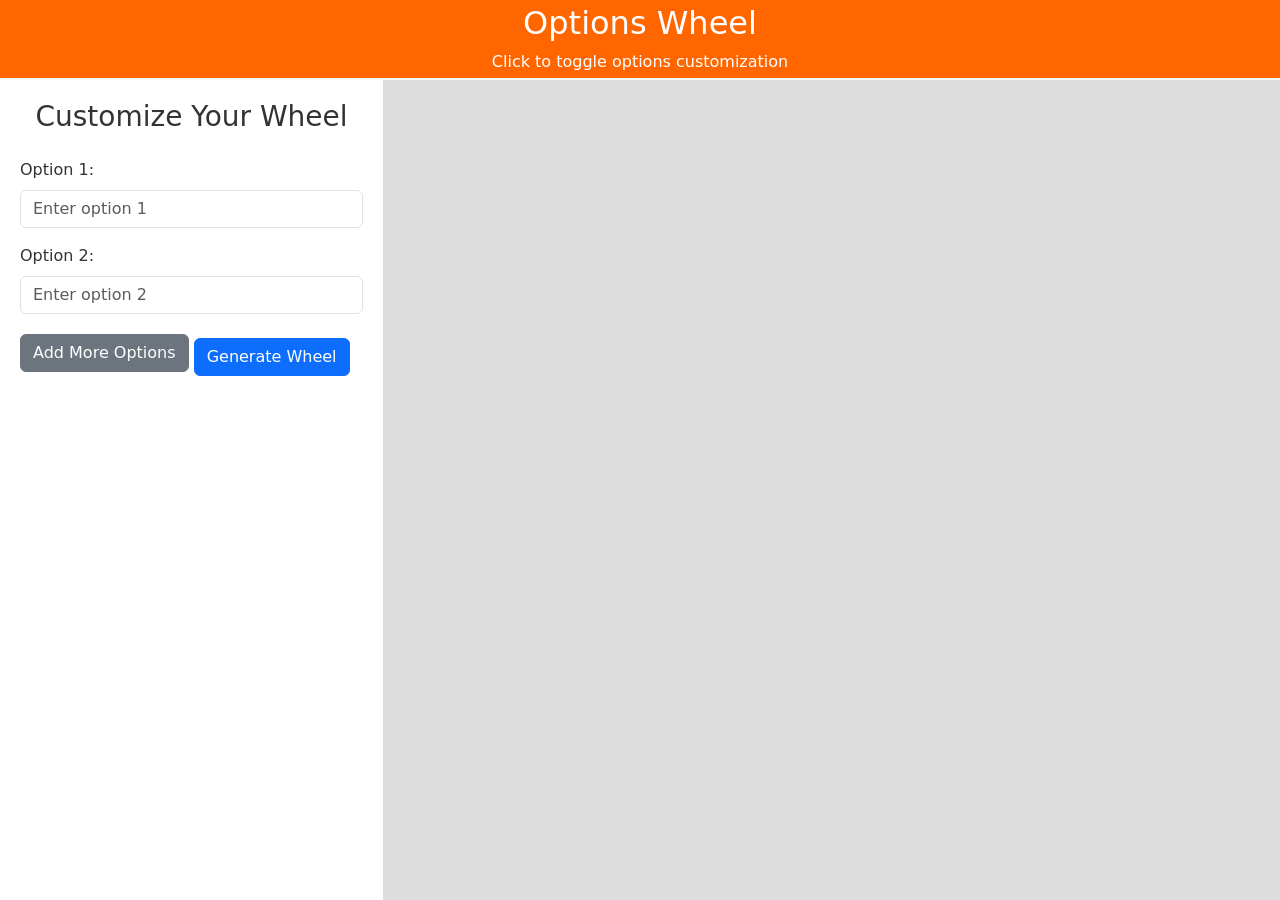
<file: wheel.html>
<!DOCTYPE html>
<html lang="en">
<head>
    <meta charset="UTF-8">
    <meta name="viewport" content="width=device-width, initial-scale=1.0">
    <title>Boxfusion Grad Recruitment Wheel</title>
    <!-- Bootstrap CSS -->
    <link href="https://cdn.jsdelivr.net/npm/bootstrap@5.3.0-alpha3/dist/css/bootstrap.min.css" rel="stylesheet">
    <style>
        body {
            background-color: #f8f9fa;
            color: #333;
            margin: 0;
            overflow: hidden; /* Prevent body scroll */
        }
        .header {
            background-color: #ff6600;
            color: white;
            padding: 20px;
            text-align: center;
            position: fixed;
            width: 100%;
            top: 0;
            z-index: 1000;
        }
        .main-container {
            display: flex;
            margin-top: 80px; /* Space for the fixed header */
            height: calc(100vh - 80px); /* Full height minus header */
        }
        .form-container {
            width: 30%;
            background: white;
            border-right: 1px solid #ddd;
            overflow-y: auto;
            transition: width 0.3s ease;
        }
        .form-container.collapsed {
            width: 0;
            overflow: hidden;
        }
        .collapse-button {
            text-align: center;
            cursor: pointer;
            background-color: #ff6600;
            color: white;
            padding: 10px;
            border: none;
            width: 100%;
        }
        .form-content {
            padding: 20px;
        }
        .iframe-container {
            flex-grow: 1;
            display: flex;
            justify-content: center;
            align-items: center;
            background-color: #ddd;
            overflow: hidden;
        }
        .iframe-container iframe {
            width: 500px;
            height: 500px;
        }
    </style>
    <script>
        function addInputField() {
            const container = document.getElementById('inputContainer');
            const inputCount = container.children.length + 1;

            const newInput = document.createElement('div');
            newInput.className = "mb-3";
            newInput.innerHTML = `
                <label for="option${inputCount}" class="form-label">Option ${inputCount}:</label>
                <input type="text" class="form-control" id="option${inputCount}" placeholder="Enter option ${inputCount}" required>
            `;
            container.appendChild(newInput);
        }

        function updateIframe() {
            const container = document.getElementById('inputContainer');
            const inputs = container.getElementsByTagName('input');
            let params = [];

            for (let i = 0; i < inputs.length; i++) {
                const value = inputs[i].value.trim();
                if (value) {
                    params.push(`c${i + 1}=${encodeURIComponent(value)}`);
                }
            }

            const baseURL = "https://wheeldecide.com/e.php";
            const finalURL = `${baseURL}?${params.join('&')}&t=hhh&time=5`;

            document.getElementById('wheelFrame').src = finalURL;
        }

        function toggleForm() {
            const formContainer = document.querySelector('.form-container');
            const collapseButton = document.querySelector('.collapse-button');

            // Toggle the collapsed class
            formContainer.classList.toggle('collapsed');

            // Update the button text dynamically
            if (formContainer.classList.contains('collapsed')) {
                collapseButton.textContent = "Show Form";
            } else {
                collapseButton.textContent = "Hide Form";
            }
        }
    </script>
</head>
<body>
    <header class="header p-1" onclick="toggleForm()">
        <h2>Options Wheel</h2>
        <p class="text-sm secondary m-0 p-0">Click to toggle options customization</p>
    </header>
<!--     <div><button class="collapse-button" onclick="toggleForm()">Hide Form</button></div> -->
    <div class="main-container">
        <!-- Collapsible Form Section -->
        <div class="form-container">
            <div class="form-content">
                <h3 class="text-center mb-4">Customize Your Wheel</h3>
                <form onsubmit="event.preventDefault(); updateIframe();">
                    <div id="inputContainer">
                        <!-- Default input fields -->
                        <div class="mb-3">
                            <label for="option1" class="form-label">Option 1:</label>
                            <input type="text" class="form-control" id="option1" placeholder="Enter option 1" required>
                        </div>
                        <div class="mb-3">
                            <label for="option2" class="form-label">Option 2:</label>
                            <input type="text" class="form-control" id="option2" placeholder="Enter option 2" required>
                        </div>
                    </div>
                    <button type="button" class="btn btn-secondary" onclick="addInputField()">Add More Options</button>
                    <button type="submit" class="btn btn-primary mt-2">Generate Wheel</button>
                </form>
            </div>
        </div>

        <!-- Wheel Section -->
        <div class="iframe-container">
            <iframe id="wheelFrame" src="https://wheeldecide.com/e.php?c1=A&c2=B&t=hhh&time=5" frameborder="0" scrolling="no"></iframe>
        </div>
    </div>

    <!-- Bootstrap JS (for interactive components) -->
    <script src="https://cdn.jsdelivr.net/npm/bootstrap@5.3.0-alpha3/dist/js/bootstrap.bundle.min.js"></script>
</body>
</html>
</file>
